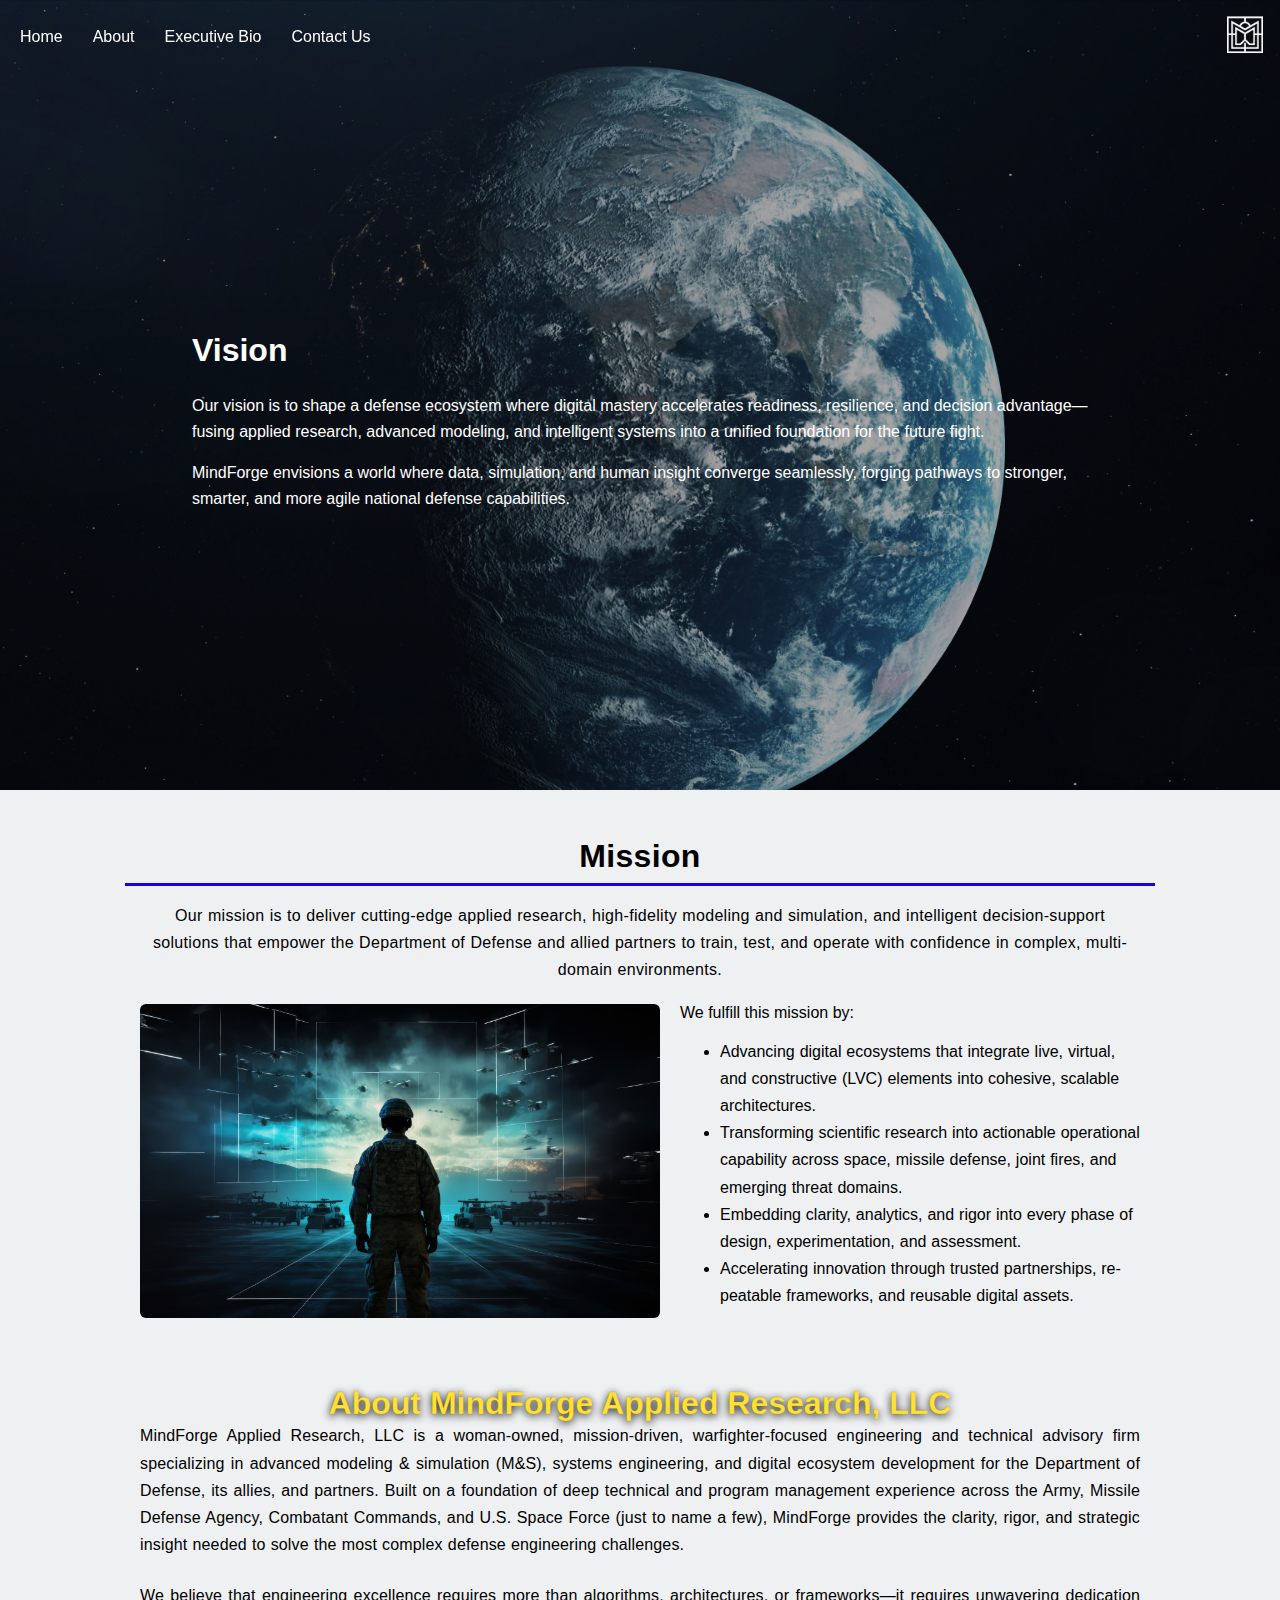
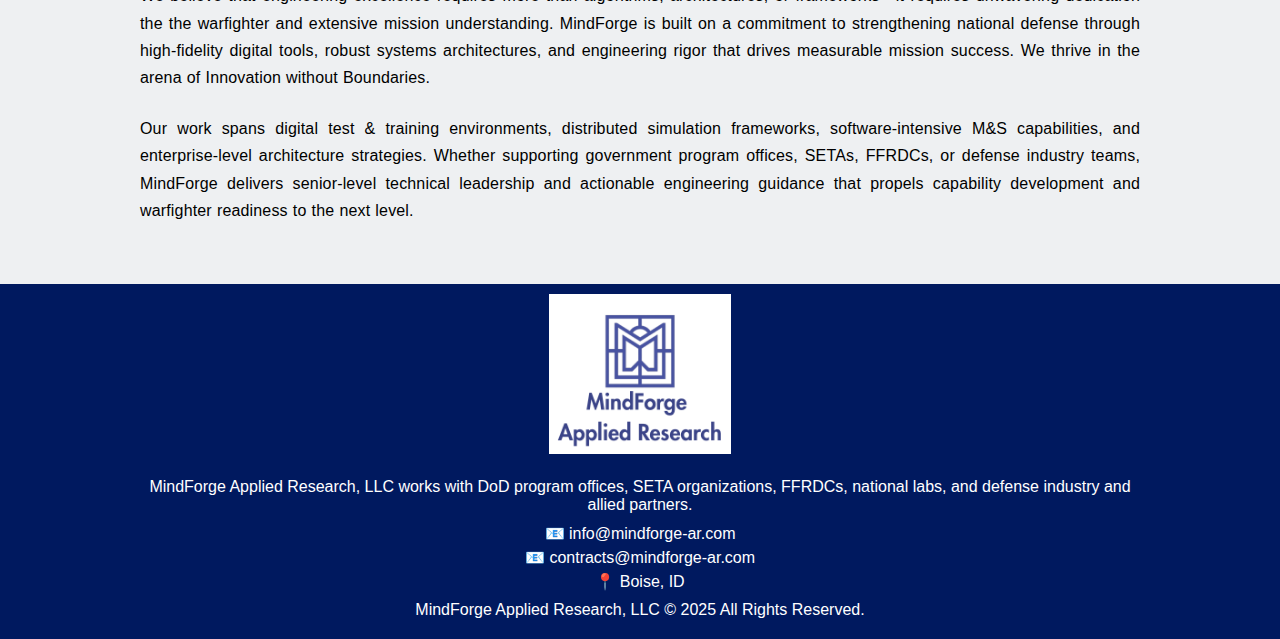
<file: about.html>
<!DOCTYPE html>
<html lang="en">
<head>
    <meta charset="UTF-8">
    <meta name="viewport" content="width=device-width, initial-scale=1.0">
    <title>MindForge Applied Research | About</title>
    <meta name="description" content="A woman-owned, mission-driven, warfighter-focused engineering and technical advisory firm specializing in advanced modeling and simulation, systems engineering, and software-intensive system architectures for complex defense systems.">
    <meta name="keywords" content="MindForge, Applied Research, AI, Machine Learning, Modeling, Simulation, Systems Engineering, Software Architecture, Defense Systems">
    <meta name="author" content="Kelson Gneiting">

    <meta property="og:title" content="MindForge Applied Research">
    <meta property="og:description" content="A woman-owned, mission-driven, warfighter-focused engineering and technical advisory firm specializing in advanced modeling and simulation, systems engineering, and software-intensive system architectures for complex defense systems.">
    <meta property="og:image" content="images/soldier-interface.jpg">
    <meta property="og:url" content="https://www.mindforge-ar.com">
    <meta property="og:type" content="website">
    <meta property="og:logo" content="images/logo.png">

    <meta name="twitter:card" content="summary_large_image">
    <meta name="twitter:title" content="MindForge Applied Research">
    <meta name="twitter:description" content="A woman-owned, mission-driven, warfighter-focused engineering and technical advisory firm specializing in advanced modeling and simulation, systems engineering, and software-intensive system architectures for complex defense systems.">
    <meta name="twitter:image" content="images/soldier-interface.jpg">
    <link rel="icon" type="image/png" sizes="32x32" href="Favicon/favicon-32x32.png">
    <link rel="icon" type="image/png" sizes="16x16" href="Favicon/favicon-16x16.png">
    <link rel="shortcut icon" href="Favicon/favicon.ico">
    <link rel="apple-touch-icon" href="Favicon/favicon-32x32.png">
    <link rel="manifest" href="Favicon/site.webmanifest">
    
    <link rel="stylesheet" href="main.css">
    <link rel="stylesheet" href="about.css">
</head>
<body>
    <header>
        <nav>
            <ul>
                <li><a href="index.html">Home</a></li>
                <li><a href="about.html">About</a></li>
                <li><a href="exceutive_bio.html">Executive Bio</a></li>
                <li><a href="contact_us.html">Contact Us</a></li>
            </ul>
        </nav>
        <div class="logo">
            <img src="images/logo.png" alt="MindForge Logo">
        </div>
    </header>

    <main>
        <section id="vision" class="about-section">
            <h1>Vision</h1>
            <p>Our vision is to shape a defense ecosystem where digital mastery accelerates readiness, resilience, and decision advantage—fusing applied research, advanced modeling, and intelligent systems into a unified foundation for the future fight.</p>
            <p>MindForge envisions a world where data, simulation, and human insight converge seamlessly, forging pathways to stronger, smarter, and more agile national defense capabilities.</p>
        </section>

        <section id="mission" class="about-section">
            <h1 class="section-title">Mission</h1>
            <div class="mission-intro">
                <p>Our mission is to deliver cutting-edge applied research, high-fidelity modeling and simulation, and intelligent decision-support solutions that empower the Department of Defense and allied partners to train, test, and operate with confidence in complex, multi-domain environments.</p>
            </div>
            <div class="mission-row">
                <img src="images/soldier-simulation.jpg" alt="Soldier Simulation" class="mission-image">
                <div class="mission-bullets">
                    <p>We fulfill this mission by:</p>
                    <ul>
                        <li>Advancing digital ecosystems that integrate live, virtual, and constructive (LVC) elements into cohesive, scalable architectures.</li>
                        <li>Transforming scientific research into actionable operational capability across space, missile defense, joint fires, and emerging threat domains.</li>
                        <li>Embedding clarity, analytics, and rigor into every phase of design, experimentation, and assessment.</li>
                        <li>Accelerating innovation through trusted partnerships, repeatable frameworks, and reusable digital assets.</li>
                    </ul>
                </div>
            </div>
        </section>

        <section id="company" class="about-section">
            <h1>About MindForge Applied Research, LLC</h1>
            <p>MindForge Applied Research, LLC is a woman-owned, mission-driven, warfighter-focused engineering and technical advisory firm specializing in advanced modeling &amp; simulation (M&amp;S), systems engineering, and digital ecosystem development for the Department of Defense, its allies, and partners. Built on a foundation of deep technical and program management experience across the Army, Missile Defense Agency, Combatant Commands, and U.S. Space Force (just to name a few), MindForge provides the clarity, rigor, and strategic insight needed to solve the most complex defense engineering challenges.</p>
            <p>We believe that engineering excellence requires more than algorithms, architectures, or frameworks—it requires unwavering dedication the the warfighter and extensive mission understanding. MindForge is built on a commitment to strengthening national defense through high-fidelity digital tools, robust systems architectures, and engineering rigor that drives measurable mission success. We thrive in the arena of Innovation without Boundaries.</p>
            <p>Our work spans digital test &amp; training environments, distributed simulation frameworks, software-intensive M&amp;S capabilities, and enterprise-level architecture strategies. Whether supporting government program offices, SETAs, FFRDCs, or defense industry teams, MindForge delivers senior-level technical leadership and actionable engineering guidance that propels capability development and warfighter readiness to the next level.</p>
        </section>
    </main>

    <footer>
        <div class="footer-content">
            <img src="images/Heading-cropped.png" alt="Heading" class="footer-image">
            <p>MindForge Applied Research, LLC works with DoD program offices, SETA organizations, FFRDCs, national labs, and defense industry and allied partners.</p>
            <div class="footer-contacts">
                <p>📧 info@mindforge-ar.com</p>
                <p>📧 contracts@mindforge-ar.com</p>
                <p>📍 Boise, ID</p>
            </div>
            <p>MindForge Applied Research, LLC © 2025 All Rights Reserved.</p>
        </div>
    </footer>
    </body>
    <script>
        document.addEventListener('DOMContentLoaded', function () {
            var header = document.querySelector('header');
            function updateHeader() {
                if (window.scrollY > 60) {
                    header.classList.add('scrolled');
                } else {
                    header.classList.remove('scrolled');
                }
            }
            updateHeader();
            window.addEventListener('scroll', updateHeader);
        });
    </script>
</html>
</file>
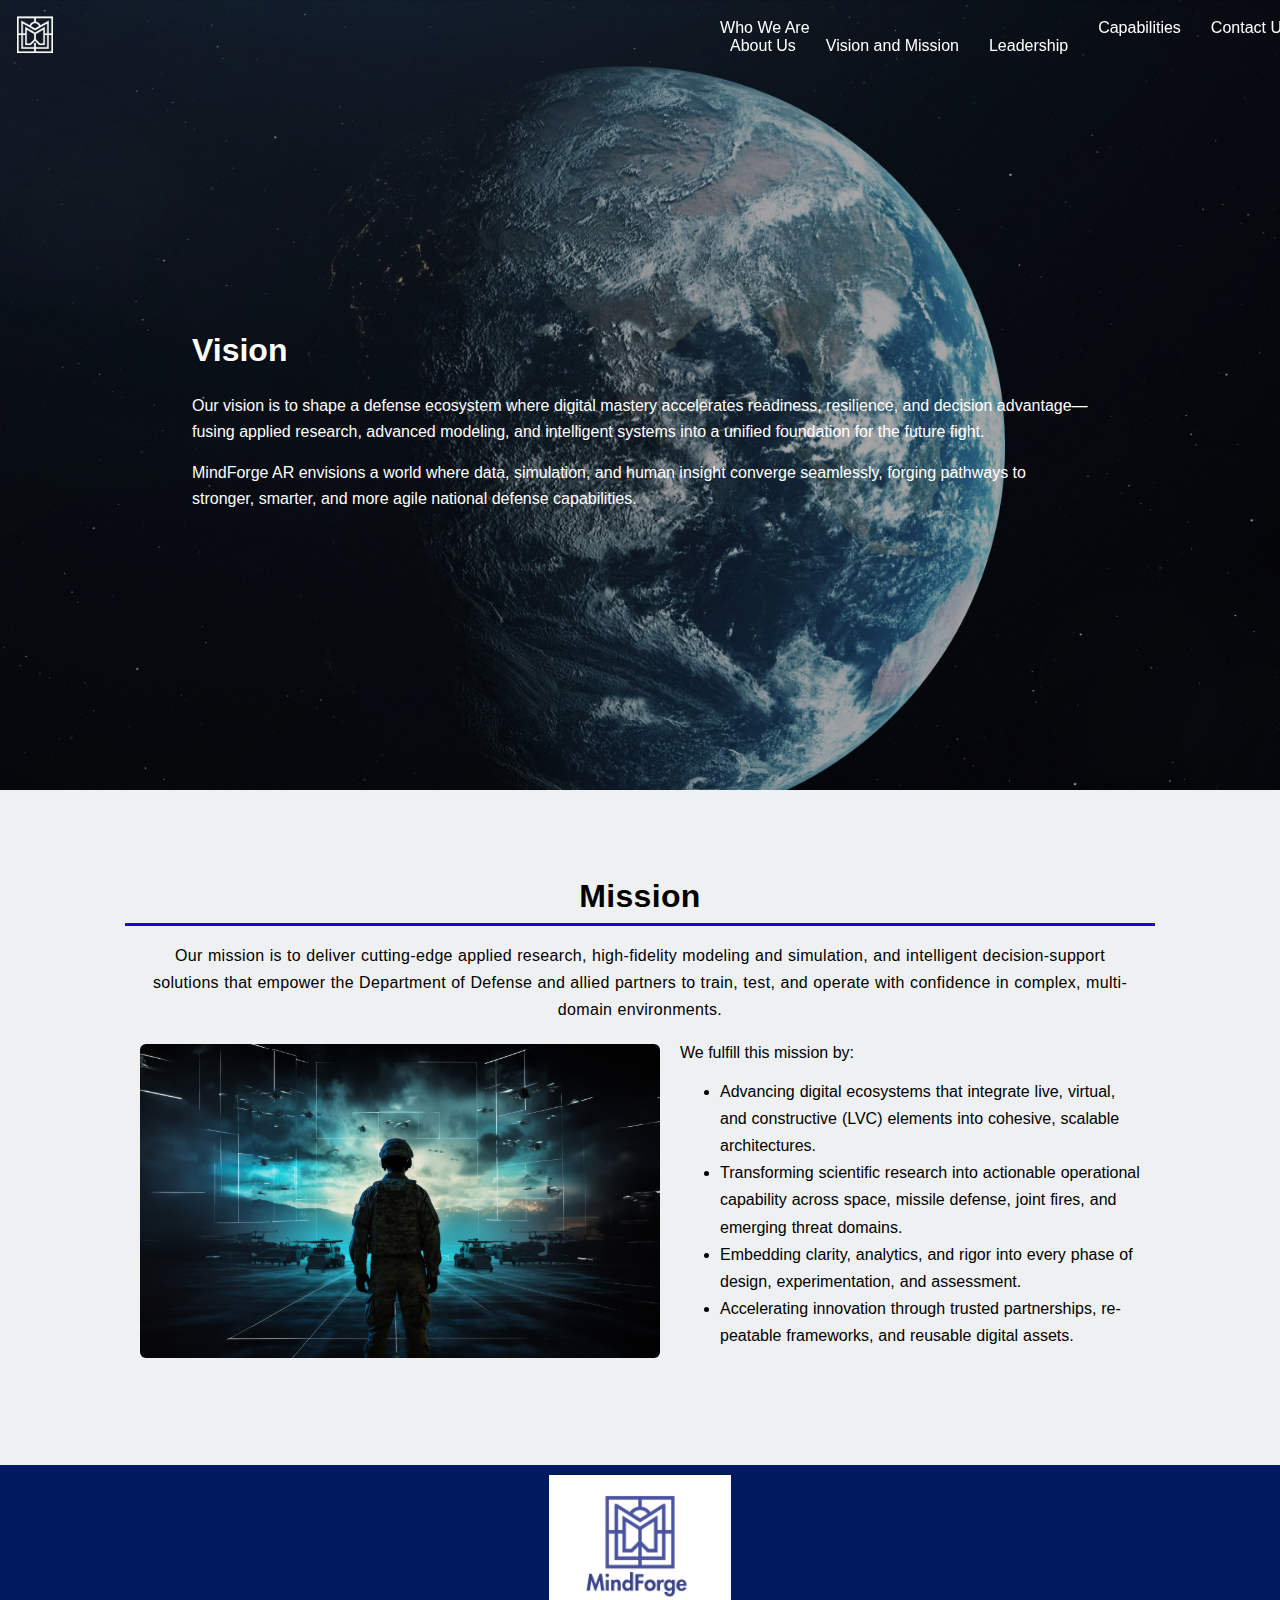
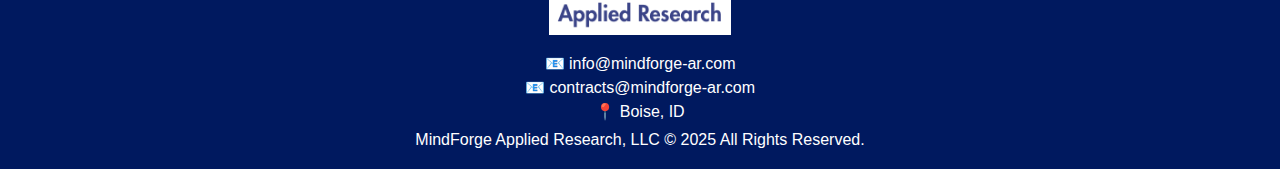
<file: mission.html>
<!DOCTYPE html>
<html lang="en">
<head>
    <meta charset="UTF-8">
    <meta name="viewport" content="width=device-width, initial-scale=1.0">
    <title>MindForge Applied Research | Vision and Mission</title>
    <meta name="description" content="A woman-owned, mission-driven, warfighter-focused engineering and technical advisory firm specializing in advanced modeling and simulation, systems engineering, and software-intensive system architectures for complex defense systems.">
    <meta name="keywords" content="MindForge AR, Applied Research, AI, Machine Learning, Modeling, Simulation, Systems Engineering, Software Architecture, Defense Systems">
    <meta name="author" content="Kelson Gneiting">

    <meta property="og:title" content="MindForge Applied Research">
    <meta property="og:description" content="A woman-owned, mission-driven, warfighter-focused engineering and technical advisory firm specializing in advanced modeling and simulation, systems engineering, and software-intensive system architectures for complex defense systems.">
    <meta property="og:image" content="https://kelson-g.github.io/images/logo.png">
    <meta property="og:image:alt" content="MindForge Applied Research">
    <meta property="og:url" content="https://kelson-g.github.io">
    <meta property="og:type" content="website">

    <meta name="twitter:card" content="summary_large_image">
    <meta name="twitter:title" content="MindForge Applied Research">
    <meta name="twitter:description" content="A woman-owned, mission-driven, warfighter-focused engineering and technical advisory firm specializing in advanced modeling and simulation, systems engineering, and software-intensive system architectures for complex defense systems.">
    <meta name="twitter:image" content="https://kelson-g.github.io/images/logo.png">
    <link rel="icon" type="image/png" sizes="32x32" href="Favicon/favicon-32x32.png">
    <link rel="icon" type="image/png" sizes="16x16" href="Favicon/favicon-16x16.png">
    <link rel="shortcut icon" href="Favicon/favicon.ico">
    <link rel="apple-touch-icon" href="Favicon/favicon-32x32.png">
    <link rel="manifest" href="Favicon/site.webmanifest">
    
    <link rel="stylesheet" href="main.css">
    <link rel="stylesheet" href="mission.css">
</head>
<body>
    <header>
        <div class="logo">
            <a href="index.html">
                <img src="images/logo.png" alt="MindForge Logo">
            </a>
        </div>
        <nav>
            <ul>
                <li class="dropdown">
                    <a href="#" class="dropdown-toggle">Who We Are</a>
                    <ul class="dropdown-menu">
                        <li><a href="about.html">About Us</a></li>
                        <li><a href="mission.html">Vision and Mission</a></li>
                        <li><a href="exceutive_bio.html">Leadership</a></li>
                    </ul>
                </li>
                <li><a href="capabilities.html">Capabilities</a></li>
                <li><a href="contact_us.html">Contact Us</a></li>
            </ul>
        </nav>
    </header>

    <main>
        <section id="vision" class="mission-section">
            <h1>Vision</h1>
            <p>Our vision is to shape a defense ecosystem where digital mastery accelerates readiness, resilience, and decision advantage—fusing applied research, advanced modeling, and intelligent systems into a unified foundation for the future fight.</p>
            <p>MindForge AR envisions a world where data, simulation, and human insight converge seamlessly, forging pathways to stronger, smarter, and more agile national defense capabilities.</p>
        </section>

        <section id="mission" class="mission-section">
            <h1 class="section-title">Mission</h1>
            <div class="mission-intro">
                <p>Our mission is to deliver cutting-edge applied research, high-fidelity modeling and simulation, and intelligent decision-support solutions that empower the Department of Defense and allied partners to train, test, and operate with confidence in complex, multi-domain environments.</p>
            </div>
            <div class="mission-row">
                <img src="images/soldier-simulation.jpg" alt="Soldier Simulation" class="mission-image">
                <div class="mission-bullets">
                    <p>We fulfill this mission by:</p>
                    <ul>
                        <li>Advancing digital ecosystems that integrate live, virtual, and constructive (LVC) elements into cohesive, scalable architectures.</li>
                        <li>Transforming scientific research into actionable operational capability across space, missile defense, joint fires, and emerging threat domains.</li>
                        <li>Embedding clarity, analytics, and rigor into every phase of design, experimentation, and assessment.</li>
                        <li>Accelerating innovation through trusted partnerships, repeatable frameworks, and reusable digital assets.</li>
                    </ul>
                </div>
            </div>
        </section>
    </main>

    <footer>
        <div class="footer-content">
            <img src="images/Heading-cropped.png" alt="Heading" class="footer-image">
            <div class="footer-contacts">
                <p>📧 info@mindforge-ar.com</p>
                <p>📧 contracts@mindforge-ar.com</p>
                <p>📍 Boise, ID</p>
            </div>
            <p>MindForge Applied Research, LLC © 2025 All Rights Reserved.</p>
        </div>
    </footer>
    </body>
    <script>
        document.addEventListener('DOMContentLoaded', function () {
            var header = document.querySelector('header');
            function updateHeader() {
                if (window.scrollY > 60) {
                    header.classList.add('scrolled');
                } else {
                    header.classList.remove('scrolled');
                }
            }
            updateHeader();
            window.addEventListener('scroll', updateHeader);

            // Dropdown menu functionality
            const dropdowns = document.querySelectorAll('.dropdown');
            dropdowns.forEach(dropdown => {
                const toggle = dropdown.querySelector('.dropdown-toggle');
                toggle.addEventListener('click', function(e) {
                    e.preventDefault();
                    dropdown.classList.toggle('active');
                });
            });

            // Close dropdown when clicking outside
            document.addEventListener('click', function(e) {
                if (!e.target.closest('.dropdown')) {
                    dropdowns.forEach(dropdown => {
                        dropdown.classList.remove('active');
                    });
                }
            });
        });
    </script>
</html>
</file>
<file: main.css>
:root {
  --primary-color: #00195f; /* Midnight Blue */
  --secondary-color: #EEF0F2; /* Porcelain */
  --accent-color: #ffe033; /* Bright Sun */
  --text-color: #000000; /* Black */
  --tertiary-color: #1b01e2; /* Dark Blue */
  --font-family: Arial, sans-serif;
  --font-size: 16px;
  --padding: 10px;
  --gap: 30px;
}

header {
  position: fixed;
  top: 0;
  width: 100%;
  display: flex;
  justify-content: space-between;
  align-items: center;
  padding: var(--padding);
  background: transparent; /* show page behind header */
  transition: background-color 240ms ease, box-shadow 240ms ease;
  z-index: 10;
}

/* Header styles when page is scrolled */
header.scrolled {
  background: var(--secondary-color);
  box-shadow: 0 6px 18px rgba(0,0,0,0.12);
}

/* Link colors: light over the hero, primary color when scrolled */
header nav a {
  color: #ffffff;
}

header.scrolled nav a {
  color: var(--primary-color);
}

nav a {
  text-decoration: none;
  color: var(--primary-color);
  transition: color 0.3s ease;
}

nav a:hover {
  color: var(--accent-color);
}

nav ul {
  list-style: none;
  display: flex;
  gap: var(--gap);
  margin: 0;
  padding: 0 0 0 10px;
}

.logo {
  margin-right: 20px;
}

.logo img {
  height: 50px;
  filter: brightness(0) invert(1);
}

header.scrolled .logo img {
  filter: none;
}

body {
  font-family: var(--font-family);
  font-size: var(--font-size);
  background-color: var(--secondary-color);
  color: var(--text-color);
  margin: 0;
  padding: 0;
}

main {
  margin-top: 0;
}

footer {
  padding: var(--padding);
  background-color: var(--primary-color);
  color: white;
  text-align: center;
}

.footer-content {
  max-width: 1000px;
  margin: 0 auto;
}

.footer-image {
  height: 160px;
  margin-bottom: 10px;
}

.footer-content p {
  margin: 10px 0;
}

.footer-contacts p {
  margin: 5px 0;
}

.principles-container {
  display: flex;
  flex-wrap: wrap;
  justify-content: space-around;
  gap: var(--gap);
  padding: var(--padding);
  border-radius: 5px;
}

.principles-section {
  background-image: url('images/deep\ space.jpg');
  background-size: cover;
  background-position: center;
  background-attachment: fixed;
  min-height: 400px;
  display: flex;
  flex-direction: column;
  justify-content: center;
  padding: var(--padding);  position: relative;
}

.principles-section::before {
  content: '';
  position: absolute;
  top: 0;
  left: 0;
  right: 0;
  bottom: 0;
  background: rgba(0, 0, 0, 0.35);
  z-index: 1;
}

.principles-section h3 {
  color: white;
  text-align: center;
  position: relative;
  z-index: 2;
  margin-bottom: var(--padding);
}

.principles-container {
  position: relative;
  z-index: 2;}

.intro-section {
  text-align: center;
  padding: var(--padding);
  min-height: 500px;
  display: flex;
  flex-direction: column;
  justify-content: center;
  max-width: 1000px;
  margin: 0 auto;
}

.intro-content {
  display: flex;
  flex-direction: column;
  gap: 20px;
  align-items: center;
}

@media (min-width: 768px) {
  .intro-content {
    flex-direction: row;
    justify-content: space-between;
    align-items: stretch;
  }

  .intro-content p {
    max-width: 40%;
    text-align: left;
    display: flex;
    align-items: center;
  }

  .intro-content img {
    width: auto;
    height: 100%;
    max-width: 400px;
    object-fit: cover;
    flex-shrink: 0;
  }
}

.intro-section h2 {
  margin-bottom: 2rem;
  line-height: 1.4;
  border-bottom: 3px solid var(--tertiary-color);
  padding-bottom: 0.5rem;
}

.intro-section > p {
  margin-bottom: 2rem;
  line-height: 1.6;
  max-width: 80%;
  margin-left: auto;
  margin-right: auto;
}

.intro-content p {
  text-align: left;
  flex: 1;
  max-width: 90%;
  line-height: 1.6;
  margin-bottom: 1rem;
}

.intro-content img {
  width: 60vw;
  max-width: 500px;
  height: auto;
  border-radius: 5px;
}

@media (min-width: 768px) {
  .intro-content {
    flex-direction: row;
    justify-content: center;
    align-items: stretch;
    gap: 30px;
  }

  .intro-content p {
    max-width: 45%;
    text-align: left;
    display: flex;
    align-items: center;
  }

  .intro-content img {
    width: auto;
    height: 100%;
    max-width: 400px;
    object-fit: cover;
    flex-shrink: 0;
  }
}

#section1 {
  background-image: url('images/rocket-launch.jpeg');
  background-size: cover;
  background-position: center;
  background-attachment: fixed;
  height: 100vh;
  display: flex;
  flex-direction: column;
  justify-content: center;
  align-items: flex-end;
  color: white;
  text-align: right;
  position: relative;
  padding: 100px 15% 0; /* top padding to clear fixed header when transparent */
}

#section1 h1 {
  font-size: 3rem;
  margin-bottom: 1rem;
}

#section1 p {
  font-size: 1.2rem;
  max-width: 600px;
  margin-bottom: 2rem;
}

#section1 button {
  background-color: var(--accent-color);
  color: var(--text-color);
  border: none;
  padding: 1rem 2rem;
  font-size: 1.1rem;
  cursor: pointer;
  border-radius: 5px;
  transition: background-color 0.3s ease;
}

#section1 button:hover {
  background-color: var(--primary-color);
  color: var(--accent-color);
}

.principle-box {
  background-color: var(--secondary-color);
  color: var(--primary-color);
  padding: var(--padding);
  margin: 10px 0;
  border-radius: 5px;
  box-shadow: 0 2px 4px rgba(0,0,0,0.1);
  text-align: center;
  flex: 1 1 250px;
  max-width: 250px;
  min-height: 250px;
  display: flex;
  flex-direction: column;
  justify-content: center;
}

#section3 {
  display: flex;
  align-items: center;
  gap: 20px;
  padding: 40px var(--padding);
  max-width: 1000px;
  margin: 0 auto;
  min-height: 500px;
}

@media (max-width: 1024px) {
  #section3 {
    flex-direction: column;
  }
}


.core-left {
  flex: 1;
  margin-right: 50px;
}

.core-right {
  flex: 2;
  position: relative;
  background-color: var(--secondary-color);
  padding: var(--padding) 80px;
  border-radius: 5px;
  box-shadow: 0 4px 12px rgba(0,0,0,0.15);
  max-width: 600px;
  display: flex;
  flex-direction: column;
  justify-content: center;
}

.competency-slider {
  position: relative;
}

.competency-item {
  display: none;
  text-align: left;
}

.competency-item.active {
  display: block;
}

.competency-item h4 {
  color: var(--primary-color);
  margin-bottom: 1rem;
}

.competency-item ul {
  list-style: none;
  padding: 0;
}

.competency-item li {
  margin-bottom: 0.5rem;
  padding-left: 1rem;
  position: relative;
  overflow-wrap: break-word;
}

.competency-item li:before {
  content: "•";
  color: var(--tertiary-color);
  position: absolute;
  left: 0;
  top: 50%;
  transform: translateY(-50%);
}

.prev, .next {
  position: absolute;
  top: 50%;
  transform: translateY(-50%);
  background: var(--accent-color);
  color: var(--text-color);
  border: none;
  padding: 10px 15px;
  cursor: pointer;
  border-radius: 50%;
  font-size: 1.2rem;
}

.prev {
  left: 30px;
}

.next {
  right: 40px;
}
</file>
<file: about.css>
:root {
  --primary-color: #00195f; /* Midnight Blue */
  --secondary-color: #EEF0F2; /* Porcelain */
  --accent-color: #ffe033; /* Bright Sun */
  --text-color: #000000; /* Black */
  --tertiary-color: #1b01e2; /* Dark Blue */
  --font-family: Arial, sans-serif;
  --font-size: 16px;
  --padding: 10px;
  --gap: 30px;
}


/* Vision section hero background */
#vision {
  position: relative;
  background-image: url('images/world.jpg');
  background-size: cover;
  background-position: center;
  background-attachment: fixed;
  min-height: 70vh;
  display: flex;
  flex-direction: column;
  justify-content: center;
  align-items: flex-start; /* keep content left */
  padding: 100px 15% 60px; /* top padding clears fixed header */
  color: #ffffff;
  overflow: hidden;
  margin-bottom: 48px; /* add space before Mission section */
}

#vision::before {
  content: '';
  position: absolute;
  inset: 0;
  background: rgba(0, 0, 0, 0.35); /* dark overlay for readability */
  z-index: 0;
}

#vision > * {
  position: relative;
  z-index: 1; /* place text above overlay */
  max-width: 900px; /* keep text to a readable width on left */
}

/* Mission layout: image below first paragraph, bullets to the right */
#mission {
  margin-bottom: 60px; /* add whitespace before Company section */
}

#mission .section-title {
  text-align: center;
  max-width: 1000px; /* match main page content width */
  margin: 0 auto 1rem; /* center container, right-align text */
  padding: 0 15px 0.5rem; /* small side padding, bottom padding for border */
  letter-spacing: 0.01em; /* subtle spacing for readability */
  border-bottom: 3px solid var(--tertiary-color); /* line under header like section 2 */
}

.mission-intro {
  max-width: 1000px; /* match main page content width */
  margin: 0 auto;
  padding: 0 15px; /* small side padding */
}

.mission-intro p {
  text-align: center; /* center-align the intro paragraph */
  line-height: 1.7; /* more white space in lines */
  letter-spacing: 0.02em; /* subtle character spacing */
  word-spacing: 0.03em; /* slightly reduced word spacing */
  margin: 0.5rem 0 1.25rem; /* breathing room below paragraph */
}

.mission-row {
  display: flex;
  gap: 20px;
  align-items: flex-start;
  padding: 0 15px; /* constrain to page gutter */
  max-width: 1000px; /* do not exceed desired width */
  margin: 0 auto; /* center the row container */
}

.mission-image {
  flex: 1;
  max-width: 520px; /* increase image size */
  width: 100%;
  height: auto;
  border-radius: 6px;
  object-fit: cover;
}

.mission-bullets {
  flex: 2;
  min-width: 0; /* allow flex item to shrink and wrap */
}

.mission-bullets p {
  margin-top: 0;
}

/* Apply same word/line spacing to bullet points */
.mission-bullets li {
  line-height: 1.7;
  word-spacing: 0.03em;
  overflow-wrap: break-word; /* wrap long words/URLs */
  hyphens: auto; /* hyphenate long words where possible */
}

@media (max-width: 1024px) {
  .mission-row {
    flex-direction: column; /* stack bullets under image on narrower screens */
    align-items: center; /* center the image and bullets */
  }
  
  .mission-image {
    align-self: center; /* center the image */
  }
}

@media (max-width: 768px) {
  .mission-row {
    flex-direction: column; /* stack image then bullets on mobile */
    align-items: center; /* center the image and bullets */
  }

  #mission .section-title {
    margin: 0 10% 1rem;
  }

  .mission-image {
    max-width: 100%;
    align-self: center; /* center the image */
  }
}

#vision h1 {
  margin-bottom: 1rem;
}

#vision p {
  line-height: 1.6;
  margin: 0.5rem 0;
}

/* Company section header banner */
#company {
  padding: 0;
  margin-bottom: 60px; /* add whitespace before footer */
}

.company-header {
  position: relative;
  background-image: url('images/matrix.jpg');
  background-size: cover;
  background-position: center;
  background-attachment: fixed;
  padding: 280px 15% 170px; /* increased padding for larger background area */
  margin-bottom: 40px;
  overflow: hidden;
}

.company-header::before {
  content: '';
  position: absolute;
  inset: 0;
  background: rgba(0, 0, 0, 0.5); /* dark overlay for readability */
  z-index: 0;
}

#company h1 {
  position: relative;
  z-index: 1; /* place text above overlay */
  color: var(--accent-color); /* bright sun color */
  text-align: center;
  max-width: 100%;
  margin: 0;
  text-shadow: 0 2px 8px rgb(0, 0, 0, 1); /* add shadow for contrast */
  -webkit-text-stroke: 1px rgba(0, 0, 0, 0.1); /* outline for text */
}

#company p {
  max-width: 1000px;
  margin: 0 auto 1.5rem;
  line-height: 1.7;
  letter-spacing: 0.01em;
  word-spacing: 0.03em;
  padding: 0 15px;
  text-align: justify;
  color: #000000;
  background-color: var(--secondary-color); /* porcelain background */
}
</file>
<file: mission.css>
:root {
  --primary-color: #00195f; /* Midnight Blue */
  --secondary-color: #EEF0F2; /* Porcelain */
  --accent-color: #ffe033; /* Bright Sun */
  --text-color: #000000; /* Black */
  --tertiary-color: #1b01e2; /* Dark Blue */
  --font-family: Arial, sans-serif;
  --font-size: 16px;
  --padding: 10px;
  --gap: 30px;
}

/* Vision section hero background */
#vision {
  position: relative;
  background-image: url('images/world.jpg');
  background-size: cover;
  background-position: center;
  background-attachment: fixed;
  min-height: 70vh;
  display: flex;
  flex-direction: column;
  justify-content: center;
  align-items: flex-start;
  padding: 100px 15% 60px;
  color: #ffffff;
  overflow: hidden;
  margin-bottom: 48px;
}

#vision::before {
  content: '';
  position: absolute;
  inset: 0;
  background: rgba(0, 0, 0, 0.35);
  z-index: 0;
}

#vision > * {
  position: relative;
  z-index: 1;
  max-width: 900px;
}

#vision h1 {
  margin-bottom: 1rem;
}

#vision p {
  line-height: 1.6;
  margin: 0.5rem 0;
}

/* Mission layout */
#mission {
  margin-bottom: 60px;
  padding: 40px 15px;
}

#mission .section-title {
  text-align: center;
  max-width: 1000px;
  margin: 0 auto 1rem;
  padding: 0 15px 0.5rem;
  letter-spacing: 0.01em;
  border-bottom: 3px solid var(--tertiary-color);
}

.mission-intro {
  max-width: 1000px;
  margin: 0 auto;
  padding: 0 15px;
}

.mission-intro p {
  text-align: center;
  line-height: 1.7;
  letter-spacing: 0.02em;
  word-spacing: 0.03em;
  margin: 0.5rem 0 1.25rem;
}

.mission-row {
  display: flex;
  gap: 20px;
  align-items: flex-start;
  padding: 0 15px;
  max-width: 1000px;
  margin: 0 auto;
}

.mission-image {
  flex: 1;
  max-width: 520px;
  width: 100%;
  height: auto;
  border-radius: 6px;
  object-fit: cover;
}

.mission-bullets {
  flex: 2;
  min-width: 0;
}

.mission-bullets p {
  margin-top: 0;
}

.mission-bullets li {
  line-height: 1.7;
  word-spacing: 0.03em;
  overflow-wrap: break-word;
  hyphens: auto;
}

@media (max-width: 1024px) {
  .mission-row {
    flex-direction: column;
    align-items: center;
  }
  
  .mission-image {
    align-self: center;
  }
}

@media (max-width: 768px) {
  #vision {
    padding: 80px 15px 40px;
  }

  .mission-row {
    flex-direction: column;
    align-items: center;
  }

  #mission .section-title {
    margin: 0 10% 1rem;
  }

  .mission-image {
    max-width: 100%;
    align-self: center;
  }
}
</file>
